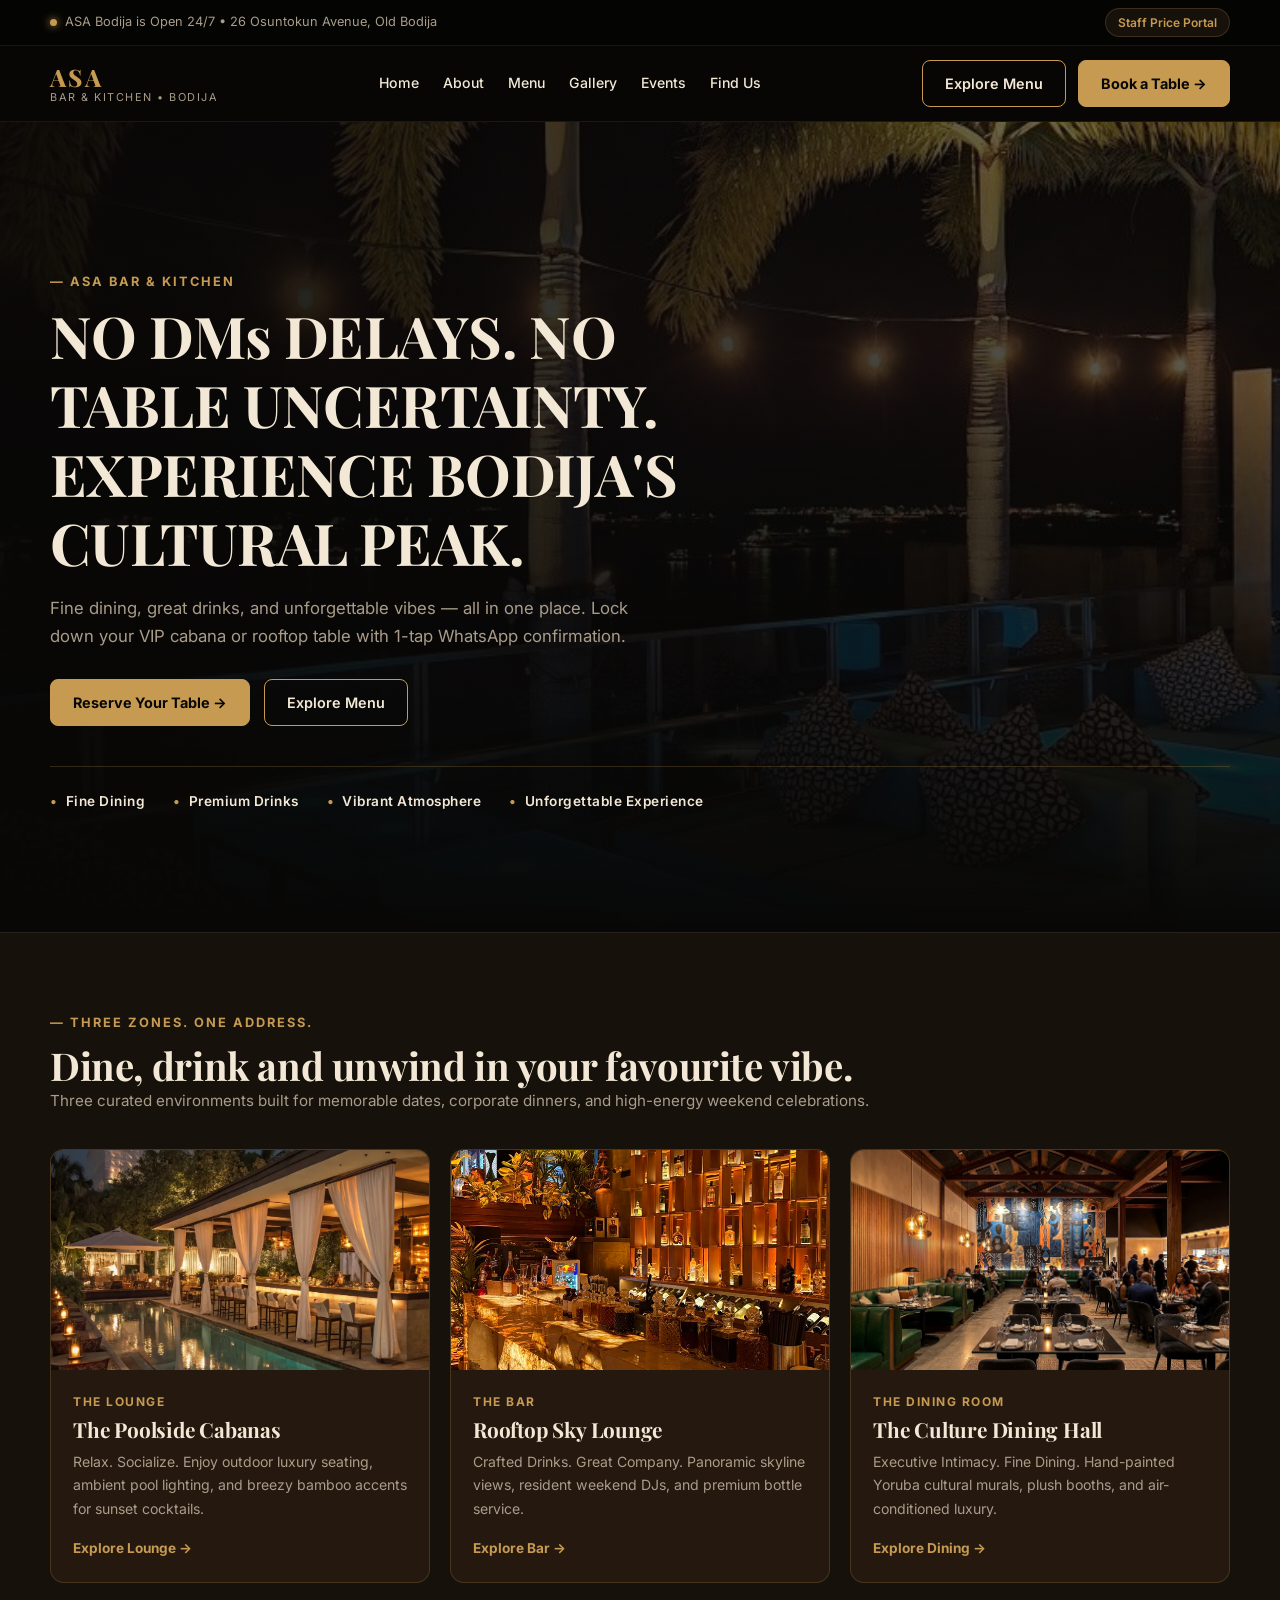
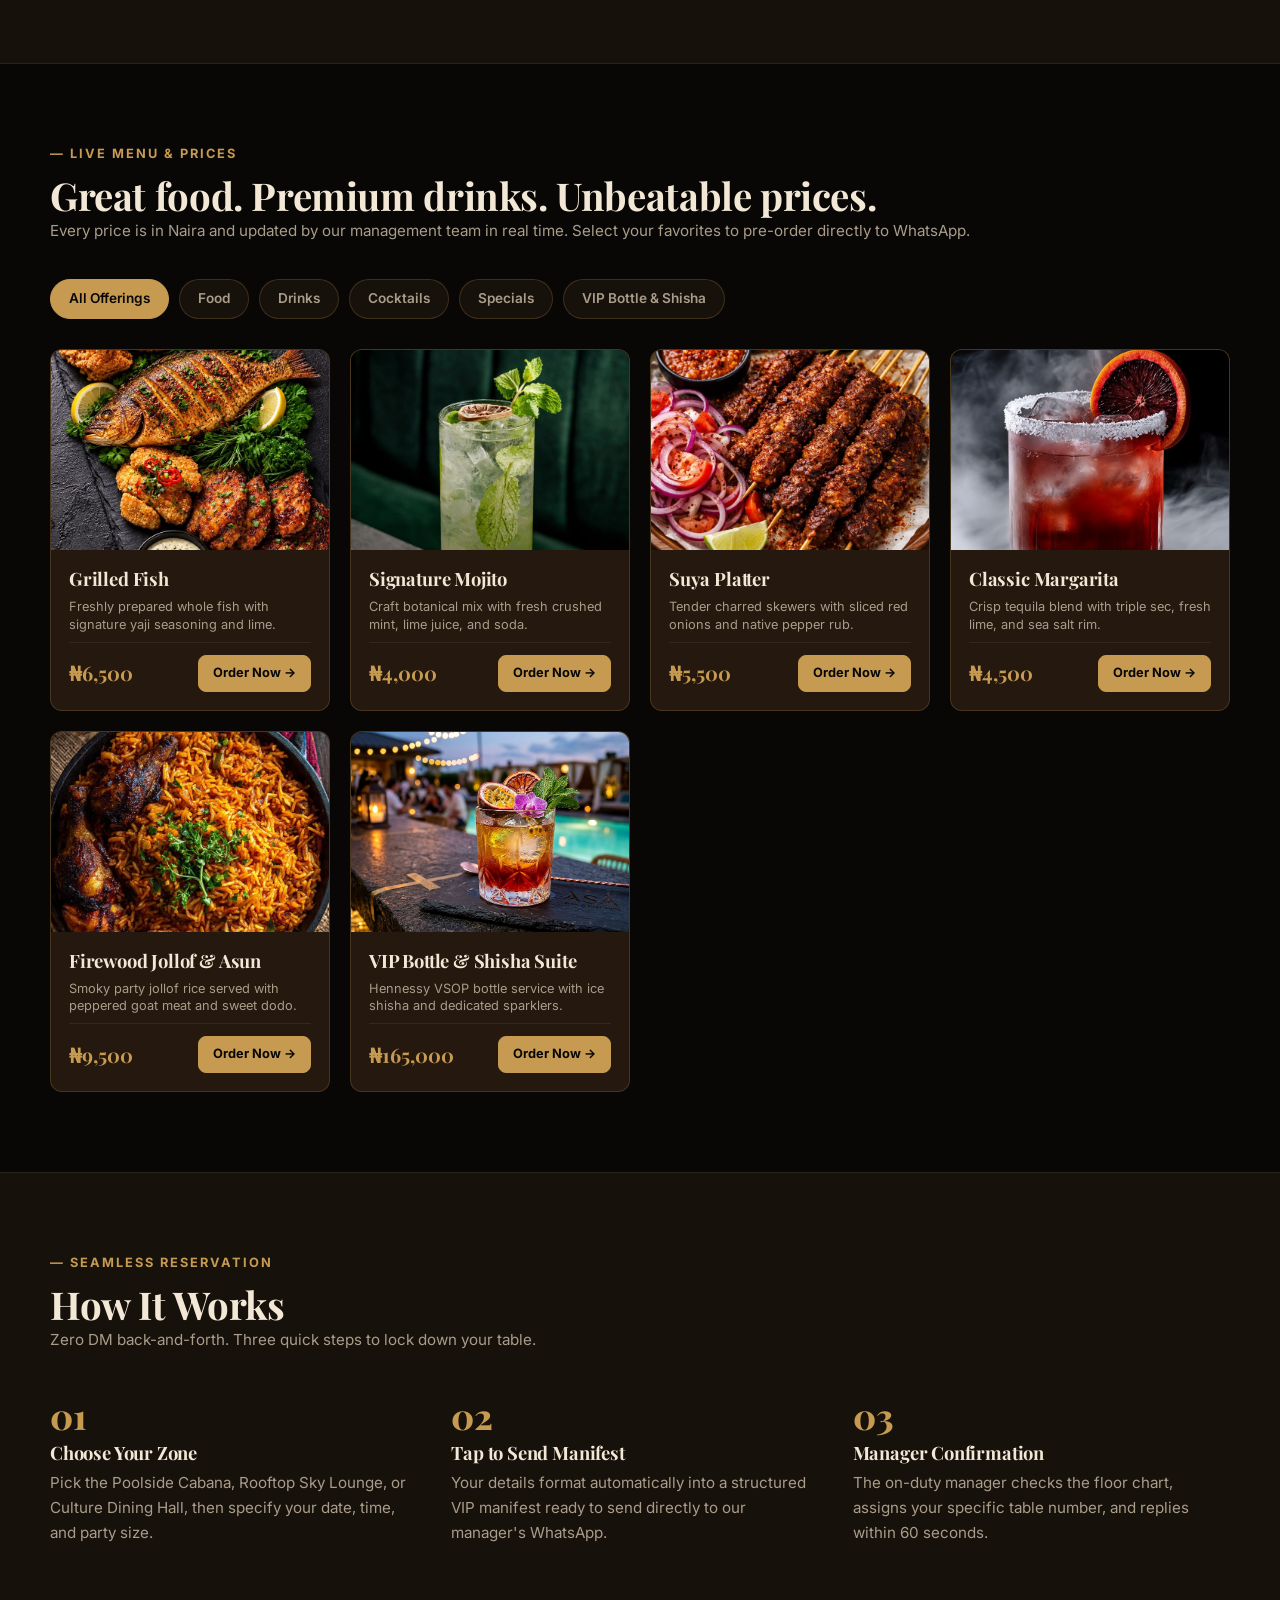
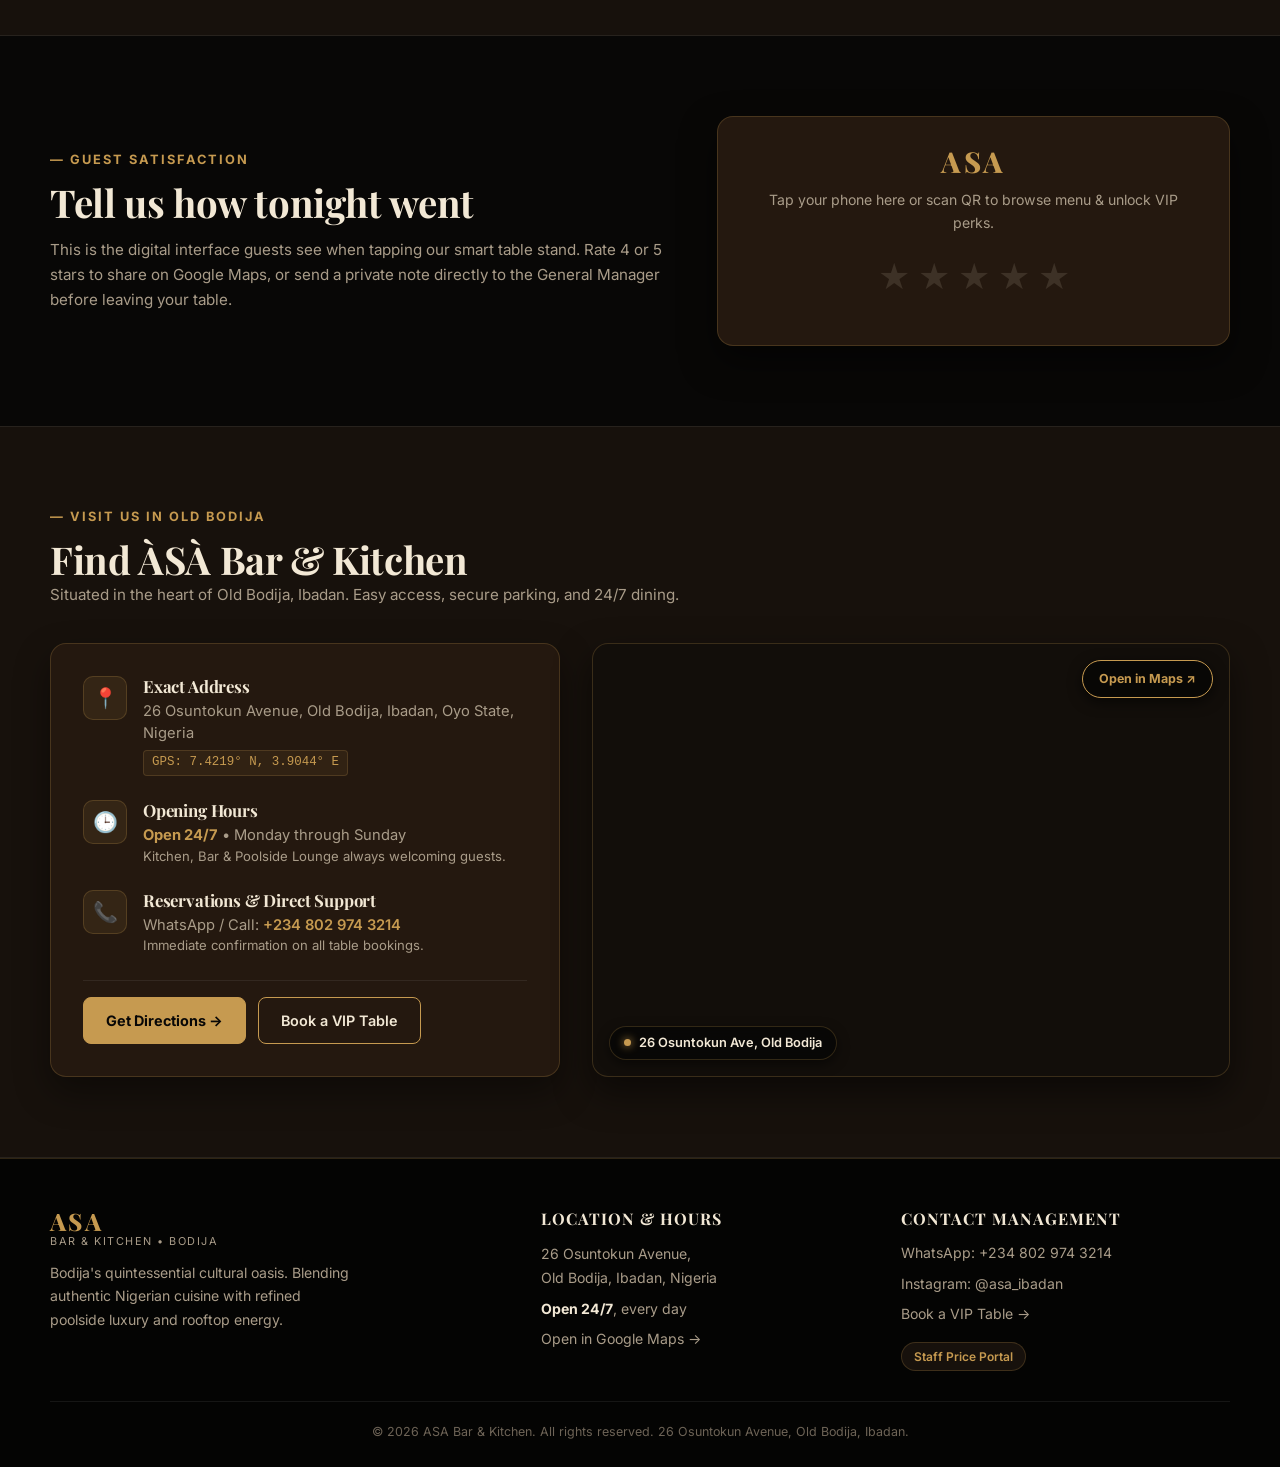
<file: index.html>
<!doctype html>
<html lang="en">
<head>
  <meta charset="utf-8">
  <meta name="viewport" content="width=device-width, initial-scale=1">
  <title>ASA Bar & Kitchen | Luxury Cultural Dining & Lounge in Bodija</title>
  <meta name="description" content="Experience ASA Bar & Kitchen in Old Bodija, Ibadan. Reserve VIP poolside cabanas, rooftop tables, and browse curated menus with live prices.">
  <meta name="theme-color" content="#080706">

  <!-- Open Graph / WhatsApp / Facebook Link Preview -->
  <meta property="og:type" content="website">
  <meta property="og:site_name" content="ASA Bar & Kitchen">
  <meta property="og:url" content="https://alukoisreal007-png.github.io/ASA-BAR-AND-KITCHEN-/">
  <meta property="og:title" content="ASA Bar & Kitchen | Luxury Cultural Dining & Lounge in Bodija">
  <meta property="og:description" content="Reserve VIP poolside cabanas, rooftop skylounge tables, and explore live menus in Old Bodija, Ibadan.">
  <meta property="og:image" content="https://alukoisreal007-png.github.io/ASA-BAR-AND-KITCHEN-/assets/og_preview.jpg">
  <meta property="og:image:secure_url" content="https://alukoisreal007-png.github.io/ASA-BAR-AND-KITCHEN-/assets/og_preview.jpg">
  <meta property="og:image:type" content="image/jpeg">
  <meta property="og:image:width" content="1200">
  <meta property="og:image:height" content="630">
  <meta property="og:image:alt" content="ASA Bar and Kitchen Luxury Lounge in Old Bodija">

  <!-- Twitter Cards -->
  <meta name="twitter:card" content="summary_large_image">
  <meta name="twitter:title" content="ASA Bar & Kitchen | Luxury Cultural Dining & Lounge in Bodija">
  <meta name="twitter:description" content="Reserve VIP poolside cabanas, rooftop skylounge tables, and explore live menus in Old Bodija, Ibadan.">
  <meta name="twitter:image" content="https://alukoisreal007-png.github.io/ASA-BAR-AND-KITCHEN-/assets/og_preview.jpg">

  <!-- Favicons for Browsers & Mobile Home Screens -->
  <link rel="icon" type="image/svg+xml" href="assets/favicon.svg">
  <link rel="icon" type="image/png" sizes="192x192" href="assets/favicon-192.png">
  <link rel="icon" type="image/png" sizes="512x512" href="assets/favicon.png">
  <link rel="apple-touch-icon" href="assets/favicon.png">

  <link rel="preconnect" href="https://fonts.googleapis.com">
  <link rel="preconnect" href="https://fonts.gstatic.com" crossorigin>
  <link href="https://fonts.googleapis.com/css2?family=Inter:wght@400;500;600;700&family=Playfair+Display:ital,wght@0,600;0,700;0,800;1,600&display=swap" rel="stylesheet">
  <link rel="stylesheet" href="styles.css">
</head>
<body>

  <!-- Top Announcement Bar -->
  <div class="top">
    <div class="wrap">
      <div class="live">
        <span class="dot"></span>
        <span>ASA Bodija is Open 24/7 • 26 Osuntokun Avenue, Old Bodija</span>
      </div>
      <button class="pill" data-staff>Staff Price Portal</button>
    </div>
  </div>

  <!-- Header Navigation -->
  <header class="hdr">
    <div class="wrap">
      <a class="mark" href="index.html" aria-label="ASA Bar and Kitchen home">
        <b>ASA</b>
        <small>Bar &amp; Kitchen • Bodija</small>
      </a>

      <nav class="nav-links">
        <a class="nav-link" href="index.html">Home</a>
        <a class="nav-link" href="#scenery">About</a>
        <a class="nav-link" href="#menu">Menu</a>
        <a class="nav-link" href="#scenery">Gallery</a>
        <a class="nav-link" href="#how">Events</a>
        <a class="nav-link" href="#location">Find Us</a>
      </nav>

      <div class="acts">
        <a class="btn" href="#menu">Explore Menu</a>
        <a class="btn gold" href="VIP_Reservation.html">Book a Table &rarr;</a>
      </div>
    </div>
  </header>

  <!-- Hero Section -->
  <section class="hero">
    <img src="assets/hero_lounge_night.jpg" alt="ASA luxury outdoor lounge at night with hanging lights and cabanas" fetchpriority="high">
    <div class="wrap">
      <span class="section-tag">— ASA BAR &amp; KITCHEN</span>
      <h1>NO DMs DELAYS. NO TABLE UNCERTAINTY. EXPERIENCE BODIJA'S CULTURAL PEAK.</h1>
      <p>Fine dining, great drinks, and unforgettable vibes &mdash; all in one place. Lock down your VIP cabana or rooftop table with 1-tap WhatsApp confirmation.</p>
      
      <div class="cta">
        <a class="btn gold" href="VIP_Reservation.html">Reserve Your Table &rarr;</a>
        <a class="btn" href="#menu">Explore Menu</a>
      </div>

      <!-- Luxury Feature Bar -->
      <div class="features-bar">
        <div class="feature-item"><span class="feature-bullet">&bull;</span> Fine Dining</div>
        <div class="feature-item"><span class="feature-bullet">&bull;</span> Premium Drinks</div>
        <div class="feature-item"><span class="feature-bullet">&bull;</span> Vibrant Atmosphere</div>
        <div class="feature-item"><span class="feature-bullet">&bull;</span> Unforgettable Experience</div>
      </div>
    </div>
  </section>

  <!-- Three Zones Section (25% Dark Espresso) -->
  <section id="scenery">
    <div class="wrap">
      <div class="sh">
        <span class="section-tag">— THREE ZONES. ONE ADDRESS.</span>
        <h2>Dine, drink and unwind in your favourite vibe.</h2>
        <p class="lead">Three curated environments built for memorable dates, corporate dinners, and high-energy weekend celebrations.</p>
      </div>

      <div class="zones">
        <!-- Zone 1: The Lounge -->
        <article class="zone">
          <div class="zone-img-wrap">
            <img loading="lazy" src="assets/zone_poolside_lounge.jpg" alt="Poolside cabana lounge at sunset">
          </div>
          <div class="zone-body">
            <span class="zone-tag">The Lounge</span>
            <h3>The Poolside Cabanas</h3>
            <p>Relax. Socialize. Enjoy outdoor luxury seating, ambient pool lighting, and breezy bamboo accents for sunset cocktails.</p>
            <a class="zone-link" href="VIP_Reservation.html">Explore Lounge &rarr;</a>
          </div>
        </article>

        <!-- Zone 2: The Bar -->
        <article class="zone">
          <div class="zone-img-wrap">
            <img loading="lazy" src="assets/zone_amber_bar.jpg" alt="Amber backlit luxury bar counter">
          </div>
          <div class="zone-body">
            <span class="zone-tag">The Bar</span>
            <h3>Rooftop Sky Lounge</h3>
            <p>Crafted Drinks. Great Company. Panoramic skyline views, resident weekend DJs, and premium bottle service.</p>
            <a class="zone-link" href="VIP_Reservation.html">Explore Bar &rarr;</a>
          </div>
        </article>

        <!-- Zone 3: The Dining Room -->
        <article class="zone">
          <div class="zone-img-wrap">
            <img loading="lazy" src="assets/culture_dining_hall.jpg" alt="Afro-contemporary dining hall with cultural mural">
          </div>
          <div class="zone-body">
            <span class="zone-tag">The Dining Room</span>
            <h3>The Culture Dining Hall</h3>
            <p>Executive Intimacy. Fine Dining. Hand-painted Yoruba cultural murals, plush booths, and air-conditioned luxury.</p>
            <a class="zone-link" href="VIP_Reservation.html">Explore Dining &rarr;</a>
          </div>
        </article>
      </div>
    </div>
  </section>

  <!-- Menu Section (Obsidian Black with Rich Coffee Brown Cards) -->
  <section id="menu">
    <div class="wrap">
      <div class="sh">
        <span class="section-tag">— LIVE MENU &amp; PRICES</span>
        <h2>Great food. Premium drinks. Unbeatable prices.</h2>
        <p class="lead">Every price is in Naira and updated by our management team in real time. Select your favorites to pre-order directly to WhatsApp.</p>
      </div>

      <!-- Category Filter Tabs -->
      <div class="tabs" id="tabs" role="tablist" aria-label="Menu categories">
        <button class="tab" role="tab" data-t="all" aria-selected="true">All Offerings</button>
        <button class="tab" role="tab" data-t="food" aria-selected="false">Food</button>
        <button class="tab" role="tab" data-t="drinks" aria-selected="false">Drinks</button>
        <button class="tab" role="tab" data-t="cocktails" aria-selected="false">Cocktails</button>
        <button class="tab" role="tab" data-t="specials" aria-selected="false">Specials</button>
        <button class="tab" role="tab" data-t="vip" aria-selected="false">VIP Bottle &amp; Shisha</button>
      </div>

      <!-- Menu Grid -->
      <div class="menu" id="menu-grid">
        <!-- 1. Grilled Fish -->
        <article class="item" data-cat="food specials">
          <div class="ph"><img loading="lazy" src="assets/menu_grilled_fish.jpg" alt="Grilled Fish"></div>
          <div class="bd">
            <h3>Grilled Fish</h3>
            <p style="font-size:0.8rem; color:var(--taupe); line-height:1.4;">Freshly prepared whole fish with signature yaji seasoning and lime.</p>
            <div class="row">
              <span class="pr">₦6,500</span>
              <button class="btn gold sm" data-add="1">Order Now &rarr;</button>
            </div>
          </div>
        </article>

        <!-- 2. Signature Mojito -->
        <article class="item" data-cat="cocktails drinks">
          <div class="ph"><img loading="lazy" src="assets/menu_signature_mojito.jpg" alt="Signature Mojito"></div>
          <div class="bd">
            <h3>Signature Mojito</h3>
            <p style="font-size:0.8rem; color:var(--taupe); line-height:1.4;">Craft botanical mix with fresh crushed mint, lime juice, and soda.</p>
            <div class="row">
              <span class="pr">₦4,000</span>
              <button class="btn gold sm" data-add="2">Order Now &rarr;</button>
            </div>
          </div>
        </article>

        <!-- 3. Suya Platter -->
        <article class="item" data-cat="food specials">
          <div class="ph"><img loading="lazy" src="assets/menu_suya_platter.jpg" alt="Suya Platter"></div>
          <div class="bd">
            <h3>Suya Platter</h3>
            <p style="font-size:0.8rem; color:var(--taupe); line-height:1.4;">Tender charred skewers with sliced red onions and native pepper rub.</p>
            <div class="row">
              <span class="pr">₦5,500</span>
              <button class="btn gold sm" data-add="3">Order Now &rarr;</button>
            </div>
          </div>
        </article>

        <!-- 4. Classic Margarita -->
        <article class="item" data-cat="cocktails drinks">
          <div class="ph"><img loading="lazy" src="assets/menu_classic_margarita.jpg" alt="Classic Margarita"></div>
          <div class="bd">
            <h3>Classic Margarita</h3>
            <p style="font-size:0.8rem; color:var(--taupe); line-height:1.4;">Crisp tequila blend with triple sec, fresh lime, and sea salt rim.</p>
            <div class="row">
              <span class="pr">₦4,500</span>
              <button class="btn gold sm" data-add="4">Order Now &rarr;</button>
            </div>
          </div>
        </article>

        <!-- 5. Firewood Jollof & Asun -->
        <article class="item" data-cat="food">
          <div class="ph"><img loading="lazy" src="assets/menu_jollof_rice.jpg" alt="Firewood Jollof & Asun"></div>
          <div class="bd">
            <h3>Firewood Jollof &amp; Asun</h3>
            <p style="font-size:0.8rem; color:var(--taupe); line-height:1.4;">Smoky party jollof rice served with peppered goat meat and sweet dodo.</p>
            <div class="row">
              <span class="pr">₦9,500</span>
              <button class="btn gold sm" data-add="5">Order Now &rarr;</button>
            </div>
          </div>
        </article>

        <!-- 6. VIP Bottle Service -->
        <article class="item" data-cat="vip drinks">
          <div class="ph"><img loading="lazy" src="assets/craft_cocktails.jpg" alt="VIP Bottle & Shisha Suite"></div>
          <div class="bd">
            <h3>VIP Bottle &amp; Shisha Suite</h3>
            <p style="font-size:0.8rem; color:var(--taupe); line-height:1.4;">Hennessy VSOP bottle service with ice shisha and dedicated sparklers.</p>
            <div class="row">
              <span class="pr">₦165,000</span>
              <button class="btn gold sm" data-add="6">Order Now &rarr;</button>
            </div>
          </div>
        </article>
      </div>
    </div>
  </section>

  <!-- How It Works Section (Dark Espresso) -->
  <section class="how" id="how">
    <div class="wrap">
      <div class="sh">
        <span class="section-tag">— SEAMLESS RESERVATION</span>
        <h2>How It Works</h2>
        <p class="lead">Zero DM back-and-forth. Three quick steps to lock down your table.</p>
      </div>

      <div class="steps">
        <div class="step">
          <span class="step-num">01</span>
          <h3>Choose Your Zone</h3>
          <p>Pick the Poolside Cabana, Rooftop Sky Lounge, or Culture Dining Hall, then specify your date, time, and party size.</p>
        </div>
        <div class="step">
          <span class="step-num">02</span>
          <h3>Tap to Send Manifest</h3>
          <p>Your details format automatically into a structured VIP manifest ready to send directly to our manager's WhatsApp.</p>
        </div>
        <div class="step">
          <span class="step-num">03</span>
          <h3>Manager Confirmation</h3>
          <p>The on-duty manager checks the floor chart, assigns your specific table number, and replies within 60 seconds.</p>
        </div>
      </div>
    </div>
  </section>

  <!-- Smart Table Stand Reputation Section -->
  <section id="reputation">
    <div class="wrap rep">
      <div>
        <span class="section-tag">— GUEST SATISFACTION</span>
        <h2>Tell us how tonight went</h2>
        <p class="lead" style="margin-top:12px;">This is the digital interface guests see when tapping our smart table stand. Rate 4 or 5 stars to share on Google Maps, or send a private note directly to the General Manager before leaving your table.</p>
      </div>

      <div class="stand">
        <div class="mark"><b>ASA</b></div>
        <p class="q">Tap your phone here or scan QR to browse menu &amp; unlock VIP perks.</p>
        <div class="stars" id="stars" role="group" aria-label="Rate your visit"></div>
        <div class="res" id="res" aria-live="polite"></div>
      </div>
    </div>
  </section>

  <!-- Location & Interactive Google Map Section -->
  <section id="location" class="location-section">
    <div class="wrap">
      <div class="sh">
        <span class="section-tag">— VISIT US IN OLD BODIJA</span>
        <h2>Find ÀSÀ Bar &amp; Kitchen</h2>
        <p class="lead">Situated in the heart of Old Bodija, Ibadan. Easy access, secure parking, and 24/7 dining.</p>
      </div>

      <div class="location-grid">
        <!-- Location Info Card -->
        <div class="location-card">
          <div class="loc-item">
            <div class="loc-icon">📍</div>
            <div>
              <h3>Exact Address</h3>
              <p>26 Osuntokun Avenue, Old Bodija, Ibadan, Oyo State, Nigeria</p>
              <span class="loc-coords">GPS: 7.4219° N, 3.9044° E</span>
            </div>
          </div>

          <div class="loc-item">
            <div class="loc-icon">🕒</div>
            <div>
              <h3>Opening Hours</h3>
              <p><strong style="color:var(--gold);">Open 24/7</strong> &bull; Monday through Sunday</p>
              <p style="font-size:0.82rem; color:var(--taupe);">Kitchen, Bar &amp; Poolside Lounge always welcoming guests.</p>
            </div>
          </div>

          <div class="loc-item">
            <div class="loc-icon">📞</div>
            <div>
              <h3>Reservations &amp; Direct Support</h3>
              <p>WhatsApp / Call: <a href="https://wa.me/2348029743214" target="_blank" rel="noopener" style="color:var(--gold); font-weight:600;">+234 802 974 3214</a></p>
              <p style="font-size:0.82rem; color:var(--taupe);">Immediate confirmation on all table bookings.</p>
            </div>
          </div>

          <div class="loc-actions">
            <a class="btn gold" href="https://www.google.com/maps/dir/?api=1&amp;destination=ASA+Bar+%26+Kitchen+26+Osuntokun+Avenue+Old+Bodija+Ibadan" target="_blank" rel="noopener">
              Get Directions &rarr;
            </a>
            <a class="btn" href="VIP_Reservation.html">Book a VIP Table</a>
          </div>
        </div>

        <!-- Interactive Google Map Frame -->
        <div class="map-frame-wrapper">
          <iframe
            src="https://maps.google.com/maps?q=ASA+Bar+%26+Kitchen,+26+Osuntokun+Avenue,+Old+Bodija,+Ibadan&amp;t=&amp;z=16&amp;ie=UTF8&amp;iwloc=&amp;output=embed"
            width="100%"
            height="100%"
            style="border:0;"
            allowfullscreen=""
            loading="lazy"
            referrerpolicy="no-referrer-when-downgrade"
            title="ASA Bar and Kitchen Google Map Location">
          </iframe>
          <div class="map-badge">
            <span class="dot"></span>
            <span>26 Osuntokun Ave, Old Bodija</span>
          </div>
          <a class="map-direct-btn" href="https://www.google.com/maps/dir/?api=1&amp;destination=ASA+Bar+%26+Kitchen+26+Osuntokun+Avenue+Old+Bodija+Ibadan" target="_blank" rel="noopener" aria-label="Open directions in Google Maps App">
            Open in Maps &nearr;
          </a>
        </div>
      </div>
    </div>
  </section>

  <!-- Footer -->
  <footer>
    <div class="wrap">
      <div class="fg">
        <div>
          <a class="mark" href="index.html">
            <b>ASA</b>
            <small>Bar &amp; Kitchen • Bodija</small>
          </a>
          <p style="margin-top:14px; max-width:34ch;">
            Bodija's quintessential cultural oasis. Blending authentic Nigerian cuisine with refined poolside luxury and rooftop energy.
          </p>
        </div>

        <div>
          <h3>Location &amp; Hours</h3>
          <p>26 Osuntokun Avenue,<br>Old Bodija, Ibadan, Nigeria</p>
          <p style="margin-top:8px;"><b style="color:var(--ivory);">Open 24/7</b>, every day</p>
          <a href="https://www.google.com/maps/search/?api=1&amp;query=ASA+Bar+and+Kitchen+26+Osuntokun+Avenue+Old+Bodija+Ibadan" target="_blank" rel="noopener" style="margin-top:8px;">Open in Google Maps &rarr;</a>
        </div>

        <div>
          <h3>Contact Management</h3>
          <a href="https://wa.me/2348029743214" target="_blank" rel="noopener">WhatsApp: +234 802 974 3214</a>
          <a href="https://instagram.com/asa_ibadan" target="_blank" rel="noopener">Instagram: @asa_ibadan</a>
          <a href="VIP_Reservation.html">Book a VIP Table &rarr;</a>
          <button class="pill" data-staff style="margin-top:8px;">Staff Price Portal</button>
        </div>
      </div>

      <p class="copy">&copy; 2026 ASA Bar &amp; Kitchen. All rights reserved. 26 Osuntokun Avenue, Old Bodija, Ibadan.</p>
    </div>
  </footer>

  <!-- Floating Cart Bar -->
  <div class="cart" id="cart">
    <div class="list" id="cart-list"></div>
    <div class="bar">
      <button class="btn sm" id="cart-toggle" aria-expanded="false" aria-controls="cart-list">View Details</button>
      <a class="btn wa" id="cart-go" target="_blank" rel="noopener" href="#">0 Items &bull; Order via WhatsApp</a>
    </div>
  </div>

  <!-- Staff Price Management Modal (PIN: 1234) -->
  <div class="ov" id="staff" role="dialog" aria-modal="true" aria-labelledby="st-t">
    <div class="modal">
      <button class="x" id="staff-close" aria-label="Close">&times;</button>
      
      <div id="pin-view">
        <h2 id="st-t">Staff Price Portal</h2>
        <p class="lead" style="margin-bottom:18px; font-size:0.9rem;">Enter the 4-digit manager PIN to update prices live.</p>
        <form id="pin-form">
          <div class="field">
            <label for="pin">Manager PIN</label>
            <input id="pin" type="password" inputmode="numeric" maxlength="4" autocomplete="off" placeholder="Enter PIN (Demo: 1234)">
            <div class="err" id="pin-err" style="color:#f87171; font-size:0.8rem; margin-top:4px;"></div>
          </div>
          <button class="btn gold" type="submit" style="width:100%;">Unlock Price Editor</button>
        </form>
      </div>

      <div id="edit-view" class="hide">
        <h2>Live Menu &amp; Price Control</h2>
        <p class="lead" style="font-size:0.85rem; margin-bottom:14px;">Updates reflect on the customer menu immediately without a page reload.</p>
        
        <div id="edit-list" style="max-height: 220px; overflow-y: auto; padding-right: 4px; margin-bottom: 12px;"></div>

        <!-- Add New Menu Item -->
        <div class="add-item-box" style="margin-bottom:14px;">
          <div style="color:var(--gold); font-size:0.88rem; font-weight:700; text-transform:uppercase; margin-bottom:10px; display:flex; align-items:center; gap:6px;">
            <span>➕ Add New Dish or Bottle</span>
          </div>
          <div style="display:flex; flex-direction:column; gap:10px;">
            <input id="new-name" placeholder="Item Name (e.g. Asun Platter, Don Julio 1942)">
            <div style="display:grid; grid-template-columns:1fr 1fr; gap:10px;">
              <input id="new-price" type="number" min="0" step="500" placeholder="Price in ₦">
              <select id="new-cat">
                <option value="food">Food</option>
                <option value="drinks">Drinks</option>
                <option value="cocktails">Cocktails</option>
                <option value="specials">Specials</option>
                <option value="vip">VIP Bottle &amp; Shisha</option>
              </select>
            </div>
            <input id="new-desc" placeholder="Brief description (e.g. Served with spicy pepper dip)">
            <button class="btn gold sm" id="btn-add-item" type="button" style="justify-content:center; width:100%; margin-top:4px; font-weight:700;">+ Add Item to Live Menu</button>
          </div>
        </div>

        <p class="err" id="save-msg" style="color:var(--gold); margin-top:6px; font-size:0.85rem;"></p>
        <div class="mact">
          <button class="btn gold" id="save">Save &amp; Publish Live</button>
          <button class="btn" id="reset">Reset Defaults</button>
        </div>
      </div>
    </div>
  </div>

  <script src="app.js" defer></script>
</body>
</html>
</file>
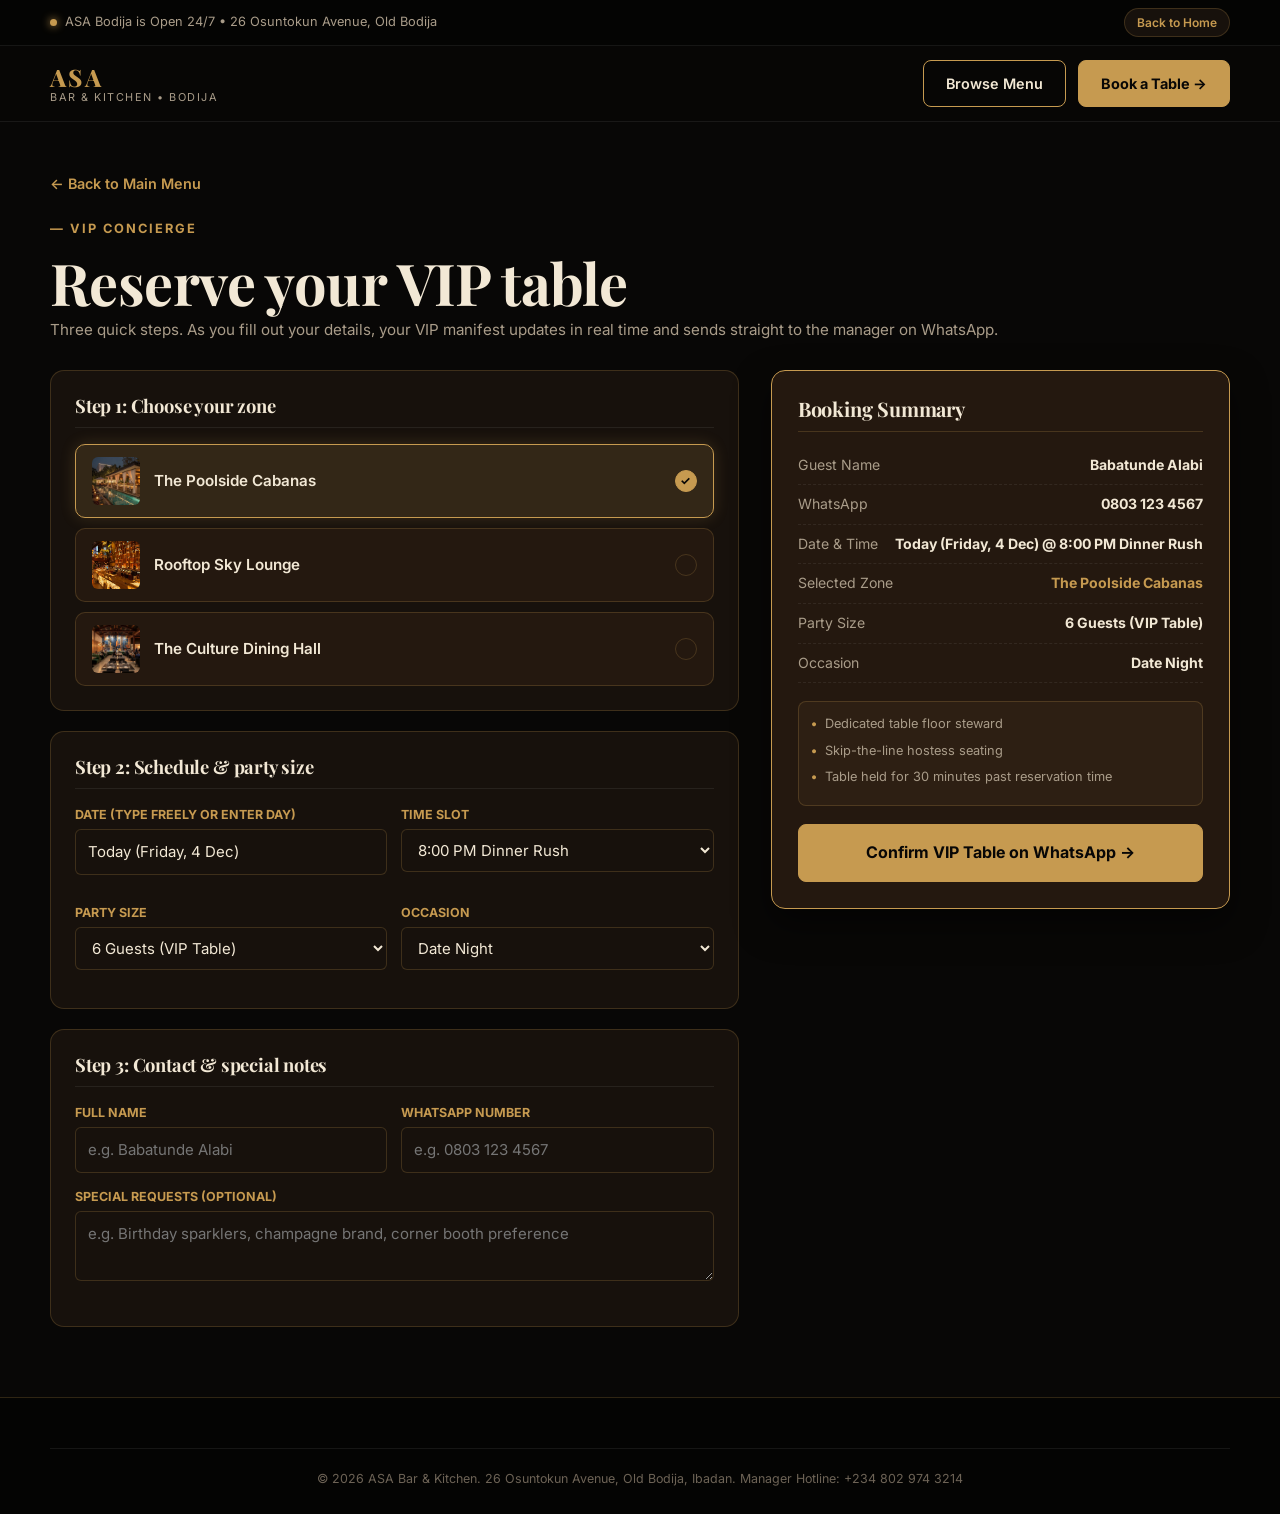
<file: VIP_Reservation.html>
<!doctype html>
<html lang="en">
<head>
  <meta charset="utf-8">
  <meta name="viewport" content="width=device-width, initial-scale=1">
  <title>VIP Table Reservation | ASA Bar &amp; Kitchen, Old Bodija</title>
  <meta name="description" content="Reserve a poolside cabana, rooftop table, or dining hall booth at ASA and send a structured manifest to the manager on WhatsApp.">
  <meta name="theme-color" content="#080706">

  <!-- Open Graph / WhatsApp / Facebook Link Preview -->
  <meta property="og:type" content="website">
  <meta property="og:site_name" content="ASA Bar & Kitchen">
  <meta property="og:url" content="https://alukoisreal007-png.github.io/ASA-BAR-AND-KITCHEN-/VIP_Reservation.html">
  <meta property="og:title" content="VIP Table Reservation | ASA Bar &amp; Kitchen, Old Bodija">
  <meta property="og:description" content="Reserve VIP poolside cabanas, rooftop skylounge tables, and dining hall booths at ASA Bar & Kitchen.">
  <meta property="og:image" content="https://alukoisreal007-png.github.io/ASA-BAR-AND-KITCHEN-/assets/og_preview.jpg">
  <meta property="og:image:secure_url" content="https://alukoisreal007-png.github.io/ASA-BAR-AND-KITCHEN-/assets/og_preview.jpg">
  <meta property="og:image:type" content="image/jpeg">
  <meta property="og:image:width" content="1200">
  <meta property="og:image:height" content="630">
  <meta property="og:image:alt" content="ASA Bar & Kitchen VIP Table Reservation">

  <!-- Twitter Cards -->
  <meta name="twitter:card" content="summary_large_image">
  <meta name="twitter:title" content="VIP Table Reservation | ASA Bar &amp; Kitchen, Old Bodija">
  <meta name="twitter:description" content="Reserve VIP poolside cabanas, rooftop skylounge tables, and dining hall booths at ASA Bar & Kitchen.">
  <meta name="twitter:image" content="https://alukoisreal007-png.github.io/ASA-BAR-AND-KITCHEN-/assets/og_preview.jpg">

  <!-- Favicons for Browsers & Mobile Home Screens -->
  <link rel="icon" type="image/svg+xml" href="assets/favicon.svg">
  <link rel="icon" type="image/png" sizes="192x192" href="assets/favicon-192.png">
  <link rel="icon" type="image/png" sizes="512x512" href="assets/favicon.png">
  <link rel="apple-touch-icon" href="assets/favicon.png">

  <link rel="preconnect" href="https://fonts.googleapis.com">
  <link rel="preconnect" href="https://fonts.gstatic.com" crossorigin>
  <link href="https://fonts.googleapis.com/css2?family=Inter:wght@400;500;600;700&family=Playfair+Display:ital,wght@0,600;0,700;0,800;1,600&display=swap" rel="stylesheet">
  <link rel="stylesheet" href="styles.css">
  <style>
    .vip-main { padding-block: 50px; background: var(--bg-black); min-height: 85vh; }
    .back { color: var(--gold); font-size: 0.9rem; font-weight: 600; display: inline-flex; align-items: center; gap: 6px; margin-bottom: 24px; }
    .back:hover { color: var(--gold-hover); }
    .vg { display: grid; grid-template-columns: 1.2fr 0.8fr; gap: 32px; margin-top: 28px; }
    @media (max-width: 860px) { .vg { grid-template-columns: 1fr; gap: 20px; } }
    .blk { background: var(--bg-espresso); border: 1px solid var(--line); border-radius: 14px; padding: 24px; margin-bottom: 20px; }
    .blk h2 { font-size: 1.15rem; color: var(--ivory); margin-bottom: 16px; border-bottom: 1px solid var(--line-subtle); padding-bottom: 10px; }
    
    /* Zone Selector Cards */
    .zc { display: grid; grid-template-columns: 1fr; gap: 10px; }
    .zcard { 
      background: var(--bg-brown); 
      border: 1px solid var(--line); 
      border-radius: 10px; 
      padding: 12px 16px; 
      display: flex; 
      align-items: center; 
      justify-content: space-between; 
      cursor: pointer; 
      transition: all 0.25s ease; 
      text-align: left; 
      width: 100%;
    }
    .zcard:hover { border-color: var(--gold); background: rgba(198, 154, 80, 0.08); }
    .zcard img { width: 48px; height: 48px; border-radius: 6px; object-fit: cover; pointer-events: none; }
    .zcard span { font-weight: 600; color: var(--ivory); font-size: 0.95rem; margin-left: 14px; flex: 1; pointer-events: none; }
    .zcard i { width: 22px; height: 22px; border-radius: 50%; border: 1px solid var(--line); display: grid; place-items: center; font-style: normal; font-size: 0.75rem; color: transparent; pointer-events: none; }
    
    /* Active Selected Zone State */
    .zcard.active, .zcard[aria-checked="true"] { 
      border-color: var(--gold) !important; 
      background: rgba(198, 154, 80, 0.16) !important; 
      box-shadow: 0 0 15px rgba(198, 154, 80, 0.2);
    }
    .zcard.active i, .zcard[aria-checked="true"] i { 
      background: var(--gold); 
      border-color: var(--gold); 
      color: #080706; 
      font-weight: bold; 
    }

    .two { display: grid; grid-template-columns: 1fr 1fr; gap: 14px; }
    @media (max-width: 600px) { .two { grid-template-columns: 1fr; gap: 10px; } }

    /* Live Manifest Card */
    .man { background: var(--bg-brown); border: 1px solid var(--gold); border-radius: 14px; padding: 26px; height: fit-content; box-shadow: 0 15px 35px rgba(0,0,0,0.5); position: sticky; top: 100px; }
    .man h2 { color: var(--ivory); font-size: 1.25rem; margin-bottom: 14px; border-bottom: 1px solid var(--line); padding-bottom: 10px; }
    .mrow { display: flex; justify-content: space-between; padding-block: 8px; border-bottom: 1px dashed var(--line-subtle); font-size: 0.88rem; }
    .mrow span:first-child { color: var(--taupe); }
    .mrow span:last-child { font-weight: 700; color: var(--ivory); text-align: right; }
    .perks { list-style: none; margin: 18px 0; padding: 12px; background: rgba(198,154,80,0.06); border: 1px solid var(--line); border-radius: 8px; font-size: 0.8rem; color: var(--taupe); }
    .perks li { margin-bottom: 6px; display: flex; align-items: center; gap: 8px; }
    .perks li::before { content: "•"; color: var(--gold); font-weight: bold; }

    @media (max-width: 768px) {
      .vip-main { padding-block: 30px; }
      .wrap { width: min(100% - 24px, 1180px); }
      .blk { padding: 18px 14px; }
      .man { padding: 20px 16px; position: static; }
      .zcard { padding: 10px 12px; }
      .zcard img { width: 40px; height: 40px; }
      .zcard span { font-size: 0.88rem; margin-left: 10px; }
      .btn.gold { font-size: 0.95rem; padding: 14px; }
    }
  </style>
</head>
<body>

  <!-- Top Announcement Bar -->
  <div class="top">
    <div class="wrap">
      <div class="live">
        <span class="dot"></span>
        <span>ASA Bodija is Open 24/7 • 26 Osuntokun Avenue, Old Bodija</span>
      </div>
      <a href="index.html" class="pill">Back to Home</a>
    </div>
  </div>

  <!-- Header -->
  <header class="hdr">
    <div class="wrap">
      <a class="mark" href="index.html">
        <b>ASA</b>
        <small>Bar &amp; Kitchen • Bodija</small>
      </a>
      <div class="acts">
        <a class="btn" href="index.html#menu">Browse Menu</a>
        <a class="btn gold" href="VIP_Reservation.html">Book a Table &rarr;</a>
      </div>
    </div>
  </header>

  <!-- VIP Main Body -->
  <main class="vip-main">
    <div class="wrap">
      <a class="back" href="index.html">&larr; Back to Main Menu</a>
      <span class="section-tag">— VIP CONCIERGE</span>
      <h1>Reserve your VIP table</h1>
      <p class="lead">Three quick steps. As you fill out your details, your VIP manifest updates in real time and sends straight to the manager on WhatsApp.</p>

      <div class="vg">
        <!-- Form Side -->
        <form id="vf" novalidate onsubmit="return false;">
          
          <!-- Step 1: Zone Selection -->
          <div class="blk">
            <h2>Step 1: Choose your zone</h2>
            <div class="zc" role="radiogroup" aria-label="Zone">
              <button type="button" class="zcard active" data-zone="The Poolside Cabanas" onclick="chooseZone(this, 'The Poolside Cabanas')">
                <img src="assets/zone_poolside_lounge.jpg" alt="Poolside Cabanas">
                <span>The Poolside Cabanas</span>
                <i>&check;</i>
              </button>
              
              <button type="button" class="zcard" data-zone="Rooftop Sky Lounge" onclick="chooseZone(this, 'Rooftop Sky Lounge')">
                <img src="assets/zone_amber_bar.jpg" alt="Rooftop Sky Lounge">
                <span>Rooftop Sky Lounge</span>
                <i>&check;</i>
              </button>
              
              <button type="button" class="zcard" data-zone="The Culture Dining Hall" onclick="chooseZone(this, 'The Culture Dining Hall')">
                <img src="assets/culture_dining_hall.jpg" alt="Culture Dining Hall">
                <span>The Culture Dining Hall</span>
                <i>&check;</i>
              </button>
            </div>
          </div>

          <!-- Step 2: Schedule & Party Specs (Type or Pick Date freely) -->
          <div class="blk">
            <h2>Step 2: Schedule &amp; party size</h2>
            <div class="two">
              <div class="field">
                <label for="bookDate">Date (Type freely or enter day)</label>
                <input type="text" id="bookDate" placeholder="e.g. Today, Friday 7th Nov, or Tomorrow" oninput="updateLiveManifest()">
              </div>
              
              <div class="field">
                <label for="bookTime">Time Slot</label>
                <select id="bookTime" onchange="updateLiveManifest()">
                  <option value="6:00 PM (Sunset Hour)">6:00 PM Sunset Hour</option>
                  <option value="8:00 PM (Dinner Rush)" selected>8:00 PM Dinner Rush</option>
                  <option value="10:00 PM (Late Night)">10:00 PM Late Night</option>
                  <option value="12:00 AM (Nightlife)">12:00 AM Nightlife</option>
                </select>
              </div>

              <div class="field">
                <label for="guestSize">Party Size</label>
                <select id="guestSize" onchange="updateLiveManifest()">
                  <option value="2 Guests (Intimate / Date)">2 Guests (Date Night)</option>
                  <option value="4 Guests (Crew / Double Date)">4 Guests (Small Crew)</option>
                  <option value="6 Guests (VIP Table)" selected>6 Guests (VIP Table)</option>
                  <option value="8-12+ Guests (Celebration Booth)">8-12+ Guests (Celebration)</option>
                </select>
              </div>

              <div class="field">
                <label for="guestOccasion">Occasion</label>
                <select id="guestOccasion" onchange="updateLiveManifest()">
                  <option value="Birthday VIP Celebration">Birthday Party</option>
                  <option value="Romantic Date Night" selected>Date Night</option>
                  <option value="Corporate / Executive Dinner">Corporate Dinner</option>
                  <option value="Weekend Vibe &amp; Drinks">Weekend Hangout</option>
                </select>
              </div>
            </div>
          </div>

          <!-- Step 3: Contact & Notes -->
          <div class="blk">
            <h2>Step 3: Contact &amp; special notes</h2>
            <div class="two">
              <div class="field">
                <label for="guestName">Full Name</label>
                <input id="guestName" autocomplete="name" placeholder="e.g. Babatunde Alabi" oninput="updateLiveManifest()">
              </div>
              <div class="field">
                <label for="guestPhone">WhatsApp Number</label>
                <input id="guestPhone" type="tel" inputmode="tel" autocomplete="tel" placeholder="e.g. 0803 123 4567" oninput="updateLiveManifest()">
              </div>
            </div>
            
            <div class="field">
              <label for="guestNotes">Special requests (optional)</label>
              <textarea id="guestNotes" rows="2" placeholder="e.g. Birthday sparklers, champagne brand, corner booth preference" oninput="updateLiveManifest()"></textarea>
            </div>
          </div>
        </form>

        <!-- Right Side: Live Booking Manifest Summary -->
        <aside class="man" aria-live="polite">
          <h2>Booking Summary</h2>
          <div class="mrow">
            <span>Guest Name</span>
            <span id="m-name">Babatunde Alabi</span>
          </div>
          <div class="mrow">
            <span>WhatsApp</span>
            <span id="m-wa">0803 123 4567</span>
          </div>
          <div class="mrow">
            <span>Date &amp; Time</span>
            <span id="m-when">Today @ 8:00 PM</span>
          </div>
          <div class="mrow">
            <span>Selected Zone</span>
            <span id="m-zone" style="color:var(--gold);">The Poolside Cabanas</span>
          </div>
          <div class="mrow">
            <span>Party Size</span>
            <span id="m-size">6 Guests (VIP Table)</span>
          </div>
          <div class="mrow">
            <span>Occasion</span>
            <span id="m-occ">Date Night</span>
          </div>

          <ul class="perks">
            <li>Dedicated table floor steward</li>
            <li>Skip-the-line hostess seating</li>
            <li>Table held for 30 minutes past reservation time</li>
          </ul>

          <button class="btn gold" style="width:100%; justify-content:center; padding:15px; font-size:1rem;" onclick="submitVIPManifest()">
            Confirm VIP Table on WhatsApp &rarr;
          </button>
        </aside>
      </div>
    </div>
  </main>

  <footer>
    <div class="wrap" style="text-align:center;">
      <p class="copy">&copy; 2026 ASA Bar &amp; Kitchen. 26 Osuntokun Avenue, Old Bodija, Ibadan. Manager Hotline: +234 802 974 3214</p>
    </div>
  </footer>

  <!-- Bulletproof VIP Form Script -->
  <script>
    let activeZone = "The Poolside Cabanas";

    // Set default friendly date
    document.addEventListener("DOMContentLoaded", function() {
      const dateInput = document.getElementById("bookDate");
      if (dateInput && !dateInput.value) {
        const d = new Date();
        const days = ["Sunday", "Monday", "Tuesday", "Wednesday", "Thursday", "Friday", "Saturday"];
        const months = ["Jan", "Feb", "Mar", "Apr", "May", "Jun", "Jul", "Aug", "Sep", "Oct", "Nov", "Dec"];
        dateInput.value = "Today (" + days[d.getDay()] + ", " + d.getDate() + " " + months[d.getMonth()] + ")";
      }
      updateLiveManifest();
    });

    // Zone Selection Function
    function chooseZone(btn, zoneName) {
      document.querySelectorAll(".zcard").forEach(function(el) {
        el.classList.remove("active");
        el.setAttribute("aria-checked", "false");
      });
      btn.classList.add("active");
      btn.setAttribute("aria-checked", "true");
      activeZone = zoneName;
      updateLiveManifest();
    }

    // Real-Time Live Manifest Updater
    function updateLiveManifest() {
      const name = document.getElementById("guestName").value.trim() || "Babatunde Alabi";
      const phone = document.getElementById("guestPhone").value.trim() || "0803 123 4567";
      const date = document.getElementById("bookDate").value.trim() || "Today";
      const timeSelect = document.getElementById("bookTime");
      const time = timeSelect.options[timeSelect.selectedIndex].text;
      
      const sizeSelect = document.getElementById("guestSize");
      const size = sizeSelect.options[sizeSelect.selectedIndex].text;
      
      const occSelect = document.getElementById("guestOccasion");
      const occ = occSelect.options[occSelect.selectedIndex].text;

      document.getElementById("m-name").textContent = name;
      document.getElementById("m-wa").textContent = phone;
      document.getElementById("m-when").textContent = date + " @ " + time;
      document.getElementById("m-zone").textContent = activeZone;
      document.getElementById("m-size").textContent = size;
      document.getElementById("m-occ").textContent = occ;
    }

    // Submit Manifest Directly to WhatsApp
    function submitVIPManifest() {
      const name = document.getElementById("guestName").value.trim() || "Guest";
      const phone = document.getElementById("guestPhone").value.trim() || "Not provided";
      const date = document.getElementById("bookDate").value.trim() || "Today";
      const timeSelect = document.getElementById("bookTime");
      const time = timeSelect.options[timeSelect.selectedIndex].text;
      const sizeSelect = document.getElementById("guestSize");
      const size = sizeSelect.options[sizeSelect.selectedIndex].text;
      const occSelect = document.getElementById("guestOccasion");
      const occ = occSelect.options[occSelect.selectedIndex].text;
      const notes = document.getElementById("guestNotes").value.trim();

      const lines = [
        "━━━━━━━━━━━━━━━━━━━━",
        "✨ *ASA BAR & KITCHEN • VIP RESERVATION* ✨",
        "━━━━━━━━━━━━━━━━━━━━",
        "",
        "👤 *Guest Name:* " + name,
        "📞 *WhatsApp:* " + phone,
        "",
        "📍 *Zone Reserved:* " + activeZone,
        "📅 *Date:* " + date,
        "⏰ *Time:* " + time,
        "👥 *Party Size:* " + size,
        "🎉 *Occasion:* " + occ
      ];

      if (notes) {
        lines.push("");
        lines.push("💬 *Special Requests:* " + notes);
      }

      lines.push("");
      lines.push("━━━━━━━━━━━━━━━━━━━━");
      lines.push("_Please confirm availability and assign table number._");

      const msg = lines.join("\n");
      const url = "https://wa.me/2348029743214?text=" + encodeURIComponent(msg);
      window.open(url, "_blank");
    }
  </script>
</body>
</html>
</file>
<file: styles.css>
/* ÀSÀ Bar & Kitchen - Luxury Editorial Theme */
:root {
  --bg-black: #080706;        /* 40% Obsidian Black */
  --bg-espresso: #17110C;     /* 25% Dark Espresso */
  --bg-brown: #24180F;        /* 15% Rich Coffee Brown */
  --gold: #C69A50;            /* 12% Champagne Gold */
  --gold-hover: #D8AA5E;
  --ivory: #F2E8D5;           /* 8% Warm Ivory (Headings & Important text) */
  --taupe: #A99C89;           /* Muted Taupe (Descriptions & Secondary text) */
  --line: rgba(198, 154, 80, 0.22);
  --line-subtle: rgba(255, 255, 255, 0.07);
  --wa: #25D366;
  --serif: 'Playfair Display', Georgia, serif;
  --sans: 'Inter', system-ui, -apple-system, sans-serif;
}

* {
  box-sizing: border-box;
  margin: 0;
  padding: 0;
}

html {
  scroll-behavior: smooth;
  scroll-padding-top: 80px;
}

body {
  background-color: var(--bg-black);
  color: var(--taupe);
  font-family: var(--sans);
  font-size: 15px;
  line-height: 1.6;
  -webkit-font-smoothing: antialiased;
}

img {
  display: block;
  max-width: 100%;
}

a {
  color: inherit;
  text-decoration: none;
}

button, input, select, textarea {
  font: inherit;
  color: inherit;
}

:focus-visible {
  outline: 2px solid var(--gold);
  outline-offset: 3px;
}

.wrap {
  width: min(1180px, 100% - 40px);
  margin-inline: auto;
}

/* Typography Hierarchy */
h1, h2, h3, h4 {
  font-family: var(--serif);
  font-weight: 700;
  color: var(--ivory);
  line-height: 1.2;
  letter-spacing: -0.01em;
}

h1 {
  font-size: clamp(2.2rem, 5vw, 3.6rem);
}

h2 {
  font-size: clamp(1.6rem, 3.2vw, 2.4rem);
}

.lead, p {
  color: var(--taupe);
  font-size: 0.95rem;
  line-height: 1.65;
}

.section-tag {
  color: var(--gold);
  font-size: 0.8rem;
  font-weight: 700;
  text-transform: uppercase;
  letter-spacing: 2px;
  margin-bottom: 8px;
  display: block;
}

/* Top Utility Bar */
.top {
  background: #040403;
  border-bottom: 1px solid var(--line-subtle);
  font-size: 0.8rem;
  position: sticky;
  top: 0;
  z-index: 50;
}

.top .wrap {
  display: flex;
  justify-content: space-between;
  align-items: center;
  padding-block: 8px;
}

.live {
  display: flex;
  align-items: center;
  gap: 8px;
  color: var(--taupe);
}

.dot {
  width: 7px;
  height: 7px;
  border-radius: 50%;
  background: var(--gold);
  box-shadow: 0 0 8px var(--gold);
}

.pill {
  border: 1px solid var(--line);
  background: var(--bg-espresso);
  color: var(--gold);
  border-radius: 99px;
  padding: 4px 12px;
  font-size: 0.75rem;
  font-weight: 600;
  cursor: pointer;
  transition: all 0.2s;
}

.pill:hover {
  background: var(--gold);
  color: var(--bg-black);
}

/* Navigation Header */
.hdr {
  background: rgba(8, 7, 6, 0.95);
  backdrop-filter: blur(12px);
  border-bottom: 1px solid var(--line-subtle);
  position: sticky;
  top: 37px;
  z-index: 40;
}

.hdr .wrap {
  display: flex;
  justify-content: space-between;
  align-items: center;
  padding-block: 14px;
}

.mark {
  line-height: 1;
}

.mark b {
  font-family: var(--serif);
  font-size: 1.5rem;
  font-weight: 800;
  color: var(--gold);
  letter-spacing: 0.1em;
  text-transform: uppercase;
}

.mark small {
  display: block;
  font-size: 0.68rem;
  color: var(--taupe);
  letter-spacing: 1.5px;
  text-transform: uppercase;
  margin-top: 3px;
}

.nav-links {
  display: flex;
  align-items: center;
  gap: 24px;
}

@media (max-width: 768px) {
  .nav-links {
    display: none;
  }
}

.nav-link {
  color: var(--ivory);
  font-size: 0.88rem;
  font-weight: 500;
  transition: color 0.2s;
}

.nav-link:hover {
  color: var(--gold);
}

.acts {
  display: flex;
  gap: 12px;
  align-items: center;
}

/* Buttons - Ivory & Gold Hierarchy */
.btn {
  display: inline-flex;
  align-items: center;
  justify-content: center;
  gap: 8px;
  border: 1px solid var(--gold);
  background: transparent;
  color: var(--ivory);
  border-radius: 8px;
  padding: 11px 22px;
  font-weight: 600;
  font-size: 0.9rem;
  cursor: pointer;
  transition: all 0.25s ease;
}

.btn:hover {
  background: rgba(198, 154, 80, 0.12);
  color: var(--gold-hover);
}

/* Gold Button: strictly dark black text on gold */
.btn.gold {
  background: var(--gold);
  color: #080706;
  border-color: var(--gold);
  font-weight: 700;
}

.btn.gold:hover {
  background: var(--gold-hover);
  border-color: var(--gold-hover);
  transform: translateY(-1px);
}

.btn.sm {
  padding: 7px 14px;
  font-size: 0.8rem;
}

/* Hero Section */
.hero {
  position: relative;
  min-height: 82vh;
  display: flex;
  align-items: center;
  overflow: hidden;
  background: var(--bg-black);
}

.hero > img {
  position: absolute;
  inset: 0;
  width: 100%;
  height: 100%;
  object-fit: cover;
  z-index: 1;
}

.hero::after {
  content: "";
  position: absolute;
  inset: 0;
  z-index: 2;
  background: linear-gradient(180deg, rgba(8, 7, 6, 0.5) 0%, rgba(8, 7, 6, 0.85) 75%, var(--bg-black) 100%),
              linear-gradient(90deg, rgba(8, 7, 6, 0.9) 0%, rgba(8, 7, 6, 0.4) 60%, transparent 100%);
}

.hero .wrap {
  position: relative;
  z-index: 3;
  padding-block: 70px 40px;
}

.hero h1 {
  max-width: 18ch;
  margin-bottom: 18px;
  color: var(--ivory);
}

.hero p {
  color: var(--taupe);
  max-width: 56ch;
  margin-bottom: 28px;
  font-size: 1.05rem;
}

.cta {
  display: flex;
  gap: 14px;
  flex-wrap: wrap;
  margin-bottom: 40px;
}

/* Feature Bar */
.features-bar {
  display: flex;
  flex-wrap: wrap;
  gap: 28px;
  padding-top: 24px;
  border-top: 1px solid var(--line);
}

.feature-item {
  display: flex;
  align-items: center;
  gap: 8px;
  color: var(--ivory);
  font-size: 0.85rem;
  font-weight: 600;
  letter-spacing: 0.5px;
}

.feature-bullet {
  color: var(--gold);
}

/* Sections */
section {
  padding-block: 80px;
}

.sh {
  margin-bottom: 36px;
}

/* Three Zones Section: 25% Dark Espresso (#17110C) */
#scenery {
  background: var(--bg-espresso);
  border-top: 1px solid var(--line-subtle);
  border-bottom: 1px solid var(--line-subtle);
}

.zones {
  display: grid;
  grid-template-columns: repeat(auto-fit, minmax(320px, 1fr));
  gap: 20px;
}

.zone {
  background: var(--bg-brown);
  border: 1px solid var(--line);
  border-radius: 14px;
  overflow: hidden;
  display: flex;
  flex-direction: column;
  transition: transform 0.25s, border-color 0.25s;
}

.zone:hover {
  transform: translateY(-3px);
  border-color: var(--gold);
}

.zone-img-wrap {
  height: 220px;
  overflow: hidden;
  position: relative;
}

.zone img {
  width: 100%;
  height: 100%;
  object-fit: cover;
  transition: transform 0.5s;
}

.zone:hover img {
  transform: scale(1.04);
}

.zone-body {
  padding: 22px;
}

.zone-tag {
  color: var(--gold);
  font-size: 0.75rem;
  font-weight: 700;
  text-transform: uppercase;
  letter-spacing: 1.5px;
  margin-bottom: 6px;
  display: block;
}

.zone h3 {
  font-size: 1.3rem;
  color: var(--ivory);
  margin-bottom: 8px;
}

.zone p {
  color: var(--taupe);
  font-size: 0.88rem;
  margin-bottom: 16px;
}

.zone-link {
  color: var(--gold);
  font-size: 0.85rem;
  font-weight: 700;
  display: inline-flex;
  align-items: center;
  gap: 4px;
}

.zone-link:hover {
  color: var(--gold-hover);
}

/* Menu Section: Background Obsidian Black (#080706) with Cards in Coffee Brown (#24180F) */
#menu {
  background: var(--bg-black);
}

.tabs {
  display: flex;
  gap: 10px;
  flex-wrap: wrap;
  margin-bottom: 30px;
}

.tab {
  border: 1px solid var(--line);
  background: var(--bg-espresso);
  color: var(--taupe);
  border-radius: 99px;
  padding: 8px 18px;
  font-weight: 600;
  font-size: 0.85rem;
  cursor: pointer;
  transition: all 0.2s;
}

.tab:hover {
  border-color: var(--gold);
  color: var(--ivory);
}

.tab[aria-selected="true"] {
  background: var(--gold);
  color: #080706;
  border-color: var(--gold);
}

.menu {
  display: grid;
  grid-template-columns: repeat(auto-fill, minmax(270px, 1fr));
  gap: 20px;
}

.item {
  background: var(--bg-brown);  /* 15% Rich Coffee Brown */
  border: 1px solid var(--line);
  border-radius: 12px;
  overflow: hidden;
  display: flex;
  flex-direction: column;
  transition: all 0.25s;
}

.item:hover {
  border-color: var(--gold);
  transform: translateY(-2px);
}

.item .ph {
  height: 200px;
  width: 100%;
  overflow: hidden;
  background: #110d08;
  position: relative;
}

.item .ph img {
  width: 100%;
  height: 100%;
  object-fit: cover;
  display: block;
  transition: transform 0.4s ease;
}

.item:hover .ph img {
  transform: scale(1.05);
}

.item .bd {
  padding: 18px;
  display: flex;
  flex-direction: column;
  gap: 8px;
  flex: 1;
}

.item h3 {
  font-family: var(--serif);
  font-size: 1.15rem;
  color: var(--ivory);
}

.item .pr {
  font-family: var(--serif);
  font-size: 1.25rem;
  font-weight: 700;
  color: var(--gold);
}

.item .row {
  display: flex;
  justify-content: space-between;
  align-items: center;
  margin-top: auto;
  padding-top: 12px;
  border-top: 1px solid var(--line-subtle);
}

.item.out {
  opacity: 0.5;
}

.item.out .pr {
  text-decoration: line-through;
  color: var(--taupe);
}

.tag {
  font-size: 0.72rem;
  font-weight: 700;
  color: #fca5a5;
  border: 1px solid #7f1d1d;
  border-radius: 99px;
  padding: 2px 8px;
}

/* How It Works Section: Dark Espresso (#17110C) */
.how {
  background: var(--bg-espresso);
  border-top: 1px solid var(--line-subtle);
  border-bottom: 1px solid var(--line-subtle);
}

.steps {
  display: grid;
  grid-template-columns: repeat(auto-fit, minmax(260px, 1fr));
  gap: 24px;
}

.step {
  padding: 10px 10px 10px 0;
  position: relative;
}

.step-num {
  font-family: var(--serif);
  font-size: 2.2rem;
  font-weight: 800;
  color: var(--gold);
  margin-bottom: 8px;
  display: block;
  line-height: 1;
}

.step h3 {
  font-size: 1.15rem;
  color: var(--ivory);
  margin-bottom: 6px;
}

/* Table Stand Simulation: Obsidian Black (#080706) */
#reputation {
  background: var(--bg-black);
}

.rep {
  display: grid;
  grid-template-columns: 1.1fr 0.9fr;
  gap: 40px;
  align-items: center;
}

@media (max-width: 800px) {
  .rep {
    grid-template-columns: 1fr;
  }
}

.stand {
  background: var(--bg-brown);
  border: 1px solid var(--line);
  border-radius: 16px;
  padding: 30px;
  text-align: center;
  box-shadow: 0 15px 35px rgba(0,0,0,0.5);
}

.stand .mark b {
  font-size: 1.8rem;
  color: var(--gold);
}

.stand p.q {
  color: var(--taupe);
  font-size: 0.88rem;
  margin: 12px 0 18px;
}

.stars {
  display: flex;
  justify-content: center;
  gap: 8px;
  margin-bottom: 12px;
}

.star {
  background: none;
  border: 0;
  font-size: 2rem;
  cursor: pointer;
  color: #3d3126;
  transition: all 0.2s;
}

.star.on {
  color: var(--gold);
}

.star:hover {
  transform: scale(1.15);
}

.res {
  margin-top: 16px;
  padding: 16px;
  border-radius: 10px;
  background: var(--bg-espresso);
  border: 1px solid var(--line);
  text-align: left;
  display: none;
}

.res.show {
  display: block;
}

.res p {
  color: var(--ivory);
  font-size: 0.88rem;
  margin-bottom: 10px;
}

/* Location & Interactive Google Map: Dark Espresso (#17110C) */
.location-section {
  background: var(--bg-espresso);
  border-top: 1px solid var(--line-subtle);
  border-bottom: 1px solid var(--line-subtle);
}

.location-grid {
  display: grid;
  grid-template-columns: 1fr 1.25fr;
  gap: 32px;
  align-items: stretch;
}

.location-card {
  background: var(--bg-brown);
  border: 1px solid var(--line);
  border-radius: 16px;
  padding: 32px;
  display: flex;
  flex-direction: column;
  gap: 24px;
  box-shadow: 0 15px 35px rgba(0,0,0,0.4);
}

.loc-item {
  display: flex;
  gap: 16px;
  align-items: flex-start;
}

.loc-icon {
  width: 44px;
  height: 44px;
  border-radius: 10px;
  background: rgba(198, 154, 80, 0.1);
  border: 1px solid var(--line);
  display: grid;
  place-items: center;
  font-size: 1.25rem;
  flex-shrink: 0;
}

.loc-item h3 {
  font-size: 1.05rem;
  color: var(--ivory);
  margin-bottom: 4px;
}

.loc-item p {
  font-size: 0.92rem;
  color: var(--taupe);
  line-height: 1.5;
}

.loc-coords {
  display: inline-block;
  margin-top: 6px;
  font-size: 0.78rem;
  font-family: monospace;
  color: var(--gold);
  background: rgba(198, 154, 80, 0.08);
  padding: 2px 8px;
  border-radius: 4px;
  border: 1px solid rgba(198, 154, 80, 0.2);
}

.loc-actions {
  margin-top: auto;
  padding-top: 16px;
  border-top: 1px solid var(--line-subtle);
  display: flex;
  flex-wrap: wrap;
  gap: 12px;
}

.map-frame-wrapper {
  position: relative;
  min-height: 380px;
  border-radius: 16px;
  overflow: hidden;
  border: 1px solid var(--line);
  box-shadow: 0 15px 35px rgba(0,0,0,0.5);
  background: #120e0a;
}

.map-frame-wrapper iframe {
  width: 100%;
  height: 100%;
  min-height: 380px;
  display: block;
}

.map-badge {
  position: absolute;
  bottom: 16px;
  left: 16px;
  background: rgba(8, 7, 6, 0.9);
  backdrop-filter: blur(8px);
  border: 1px solid var(--line);
  color: var(--ivory);
  font-size: 0.8rem;
  font-weight: 600;
  padding: 6px 14px;
  border-radius: 99px;
  pointer-events: none;
  box-shadow: 0 4px 12px rgba(0,0,0,0.5);
  display: flex;
  align-items: center;
  gap: 8px;
  z-index: 2;
}

.map-direct-btn {
  position: absolute;
  top: 16px;
  right: 16px;
  background: rgba(8, 7, 6, 0.92);
  backdrop-filter: blur(8px);
  border: 1px solid var(--gold);
  color: var(--gold);
  font-size: 0.78rem;
  font-weight: 700;
  padding: 8px 16px;
  border-radius: 99px;
  text-decoration: none;
  display: flex;
  align-items: center;
  gap: 6px;
  z-index: 2;
  transition: all 0.2s ease;
  box-shadow: 0 4px 14px rgba(0,0,0,0.6);
}

.map-direct-btn:hover {
  background: var(--gold);
  color: var(--bg-black);
  transform: translateY(-1px);
}

/* Footer: Obsidian Black (#080706) */
footer {
  background: #040403;
  border-top: 1px solid var(--line);
  padding: 50px 0 24px;
}

.fg {
  display: grid;
  grid-template-columns: 1.4fr 1fr 1fr;
  gap: 30px;
  margin-bottom: 30px;
}

@media (max-width: 768px) {
  .fg {
    grid-template-columns: 1fr;
  }
}

.fg h3 {
  font-size: 1rem;
  color: var(--ivory);
  margin-bottom: 14px;
  text-transform: uppercase;
  letter-spacing: 1px;
}

.fg p {
  font-size: 0.88rem;
  color: var(--taupe);
}

.fg a {
  display: block;
  font-size: 0.88rem;
  color: var(--taupe);
  margin-bottom: 8px;
  transition: color 0.2s;
}

.fg a:hover {
  color: var(--gold);
}

.copy {
  text-align: center;
  font-size: 0.78rem;
  color: #6d6356;
  border-top: 1px solid var(--line-subtle);
  padding-top: 20px;
}

/* Cart Drawer */
.cart {
  position: fixed;
  bottom: 24px;
  right: 24px;
  z-index: 90;
  display: none;
}

.cart.show {
  display: block;
}

.cart .bar {
  display: flex;
  align-items: center;
  gap: 8px;
  background: var(--bg-espresso);
  border: 1px solid var(--gold);
  border-radius: 99px;
  padding: 6px 8px 6px 14px;
  box-shadow: 0 10px 30px rgba(0,0,0,0.6);
}

.btn.wa {
  background: var(--gold);
  color: #080706;
  font-weight: 700;
  border-radius: 99px;
  padding: 8px 18px;
  font-size: 0.85rem;
}

.cart .list {
  background: var(--bg-brown);
  border: 1px solid var(--line);
  border-radius: 12px;
  padding: 12px;
  margin-bottom: 8px;
  max-width: 320px;
  display: none;
}

.cart.open .list {
  display: block;
}

.ci {
  display: flex;
  justify-content: space-between;
  align-items: center;
  font-size: 0.82rem;
  color: var(--ivory);
  padding-block: 6px;
  border-bottom: 1px solid var(--line-subtle);
}

.qty button {
  background: var(--bg-espresso);
  border: 1px solid var(--line);
  color: var(--gold);
  width: 22px;
  height: 22px;
  border-radius: 4px;
  cursor: pointer;
  margin: 0 4px;
}

/* Staff Modal */
.ov {
  position: fixed;
  inset: 0;
  background: rgba(0,0,0,0.85);
  backdrop-filter: blur(8px);
  z-index: 100;
  display: none;
  align-items: center;
  justify-content: center;
  padding: 20px;
}

.ov.show {
  display: flex;
}

.modal {
  background: var(--bg-brown);
  border: 1px solid var(--gold);
  border-radius: 14px;
  max-width: 460px;
  width: 100%;
  padding: 26px;
  position: relative;
  max-height: 85vh;
  overflow-y: auto;
}

.modal h2 {
  color: var(--ivory);
  margin-bottom: 8px;
}

.modal .x {
  position: absolute;
  top: 14px;
  right: 14px;
  background: none;
  border: none;
  color: var(--taupe);
  font-size: 1.4rem;
  cursor: pointer;
}

.field {
  margin-bottom: 14px;
}

.field label {
  display: block;
  font-size: 0.78rem;
  font-weight: 700;
  color: var(--gold);
  text-transform: uppercase;
  margin-bottom: 4px;
}

.field input, .field select, .field textarea {
  width: 100%;
  padding: 10px 12px;
  background: var(--bg-espresso);
  border: 1px solid var(--line);
  border-radius: 6px;
  color: var(--ivory);
  outline: none;
}

.field input:focus {
  border-color: var(--gold);
}

.srow {
  display: flex;
  justify-content: space-between;
  align-items: center;
  padding: 8px 0;
  border-bottom: 1px solid var(--line-subtle);
  color: var(--ivory);
  font-size: 0.85rem;
}

.srow input[type="number"] {
  width: 100px;
  padding: 4px 8px;
  background: var(--bg-espresso);
  border: 1px solid var(--line);
  border-radius: 4px;
  color: var(--gold);
  font-weight: 700;
}

.mact {
  margin-top: 18px;
  display: flex;
  gap: 10px;
}

.hide {
  display: none !important;
}

/* Staff Modal Input Visibility & High-Contrast Typography */
.add-item-box {
  background: #140E0A !important;
  border: 1px solid var(--gold) !important;
  border-radius: 10px;
  padding: 16px;
  box-shadow: 0 4px 14px rgba(0, 0, 0, 0.4);
}

.add-item-box input,
.add-item-box select,
.modal input[type="text"],
.modal input[type="number"],
.modal input[type="password"] {
  background: #080706 !important;
  color: #FFFFFF !important;
  border: 1px solid rgba(198, 154, 80, 0.45) !important;
  border-radius: 6px;
  padding: 10px 12px !important;
  font-size: 0.95rem !important;
  font-weight: 600 !important;
  outline: none;
  font-family: inherit;
  transition: border-color 0.2s, box-shadow 0.2s;
}

.add-item-box input::placeholder,
.modal input::placeholder {
  color: #8C7E6D !important;
  font-weight: 400 !important;
}

.add-item-box input:focus,
.add-item-box select:focus,
.modal input:focus {
  border-color: var(--gold) !important;
  box-shadow: 0 0 0 2px rgba(198, 154, 80, 0.35) !important;
  color: #FFFFFF !important;
}

.srow input[type="number"] {
  background: #080706 !important;
  color: var(--gold) !important;
  border: 1px solid rgba(198, 154, 80, 0.45) !important;
  font-weight: 700 !important;
  font-size: 0.92rem !important;
}

/* ========================================================
   MOBILE & TABLET RESPONSIVE PERFECTION
   ======================================================== */

@media (max-width: 768px) {
  html {
    scroll-padding-top: 70px;
  }
  
  .wrap {
    width: min(100% - 30px, 1180px);
  }

  /* Top bar */
  .top .wrap {
    flex-direction: column;
    gap: 6px;
    text-align: center;
    padding-block: 6px;
  }
  .live span {
    font-size: 0.75rem;
  }
  .pill {
    padding: 3px 10px;
    font-size: 0.72rem;
  }

  /* Header */
  .hdr {
    top: 0;
    padding-block: 10px;
  }
  .hdr .wrap {
    padding-block: 0;
  }
  .mark b {
    font-size: 1.3rem;
  }
  .mark small {
    font-size: 0.62rem;
  }
  .acts {
    gap: 8px;
  }
  .acts .btn:not(.gold) {
    display: none; /* Keep header clean: only prominent VIP button */
  }
  .acts .btn.gold {
    padding: 8px 14px;
    font-size: 0.8rem;
  }

  /* Hero */
  .hero {
    min-height: auto;
    padding-block: 40px 30px;
  }
  .hero .wrap {
    padding-block: 30px 20px;
  }
  .hero h1 {
    font-size: 1.85rem;
    line-height: 1.25;
    margin-bottom: 14px;
  }
  .hero p {
    font-size: 0.95rem;
    line-height: 1.6;
    margin-bottom: 24px;
  }
  .cta {
    flex-direction: column;
    gap: 10px;
    width: 100%;
    margin-bottom: 28px;
  }
  .cta .btn {
    width: 100%;
    padding: 14px;
    text-align: center;
    font-size: 0.95rem;
  }

  /* 2x2 Feature Bar */
  .features-bar {
    display: grid;
    grid-template-columns: 1fr 1fr;
    gap: 12px;
    padding-top: 18px;
  }
  .feature-item {
    font-size: 0.78rem;
  }

  /* Sections */
  section {
    padding-block: 50px;
  }
  .sh {
    margin-bottom: 24px;
  }
  h2 {
    font-size: 1.5rem;
  }

  /* Horizontal swipeable tabs */
  .tabs {
    flex-wrap: nowrap;
    overflow-x: auto;
    padding-bottom: 10px;
    margin-bottom: 20px;
    -webkit-overflow-scrolling: touch;
    scrollbar-width: none;
  }
  .tabs::-webkit-scrollbar {
    display: none;
  }
  .tab {
    flex-shrink: 0;
    padding: 7px 15px;
    font-size: 0.8rem;
  }

  /* Menu single column / touch optimized */
  .menu {
    grid-template-columns: 1fr;
    gap: 16px;
  }
  .item .ph {
    height: 190px;
  }
  .item .bd {
    padding: 16px;
  }
  .item h3 {
    font-size: 1.1rem;
  }
  .item .pr {
    font-size: 1.2rem;
  }
  .item .btn.sm {
    padding: 9px 16px;
    font-size: 0.85rem;
  }

  /* Zones */
  .zones {
    grid-template-columns: 1fr;
    gap: 16px;
  }
  .zone-img-wrap {
    height: 180px;
  }
  .zone-body {
    padding: 18px;
  }

  /* How It Works */
  .steps {
    grid-template-columns: 1fr;
    gap: 18px;
  }
  .step-num {
    font-size: 1.8rem;
  }

  /* Reputation Stand */
  .rep {
    grid-template-columns: 1fr;
    gap: 24px;
  }
  .stand {
    padding: 22px 16px;
  }
  .stars {
    gap: 12px;
  }
  .star {
    font-size: 2.4rem;
    padding: 6px;
  }

  /* Location Map on Mobile */
  .location-grid {
    grid-template-columns: 1fr;
    gap: 20px;
  }
  .map-frame-wrapper {
    min-height: 320px;
    height: 340px;
    border-radius: 14px;
  }
  .location-card {
    padding: 22px 18px;
    gap: 18px;
  }
  .loc-actions {
    flex-direction: column;
    gap: 10px;
  }
  .loc-actions .btn {
    width: 100%;
    text-align: center;
    justify-content: center;
    padding-block: 12px;
    font-size: 0.9rem;
  }
  .map-badge {
    bottom: 12px;
    left: 12px;
    font-size: 0.72rem;
    padding: 5px 12px;
  }
  .map-direct-btn {
    top: 12px;
    right: 12px;
    font-size: 0.72rem;
    padding: 6px 12px;
  }

  /* Footer */
  footer {
    padding-block: 40px 20px;
  }
  .fg {
    grid-template-columns: 1fr;
    gap: 24px;
  }

  /* Floating Cart on mobile */
  .cart {
    left: 15px;
    right: 15px;
    bottom: max(15px, env(safe-area-inset-bottom));
  }
  .cart .bar {
    width: 100%;
    justify-content: space-between;
  }
  .btn.wa {
    flex: 1;
    text-align: center;
  }
}

@media (max-width: 480px) {
  .hero h1 {
    font-size: 1.65rem;
  }
  .hero p {
    font-size: 0.9rem;
  }
  .features-bar {
    grid-template-columns: 1fr 1fr;
    gap: 8px;
  }
  .feature-item {
    font-size: 0.72rem;
  }
  .stand .mark b {
    font-size: 1.5rem;
  }
  .map-frame-wrapper {
    min-height: 280px;
    height: 290px;
  }
  .loc-item {
    gap: 12px;
  }
  .loc-icon {
    width: 38px;
    height: 38px;
    font-size: 1.1rem;
  }
  .loc-coords {
    font-size: 0.72rem;
  }
}
</file>
